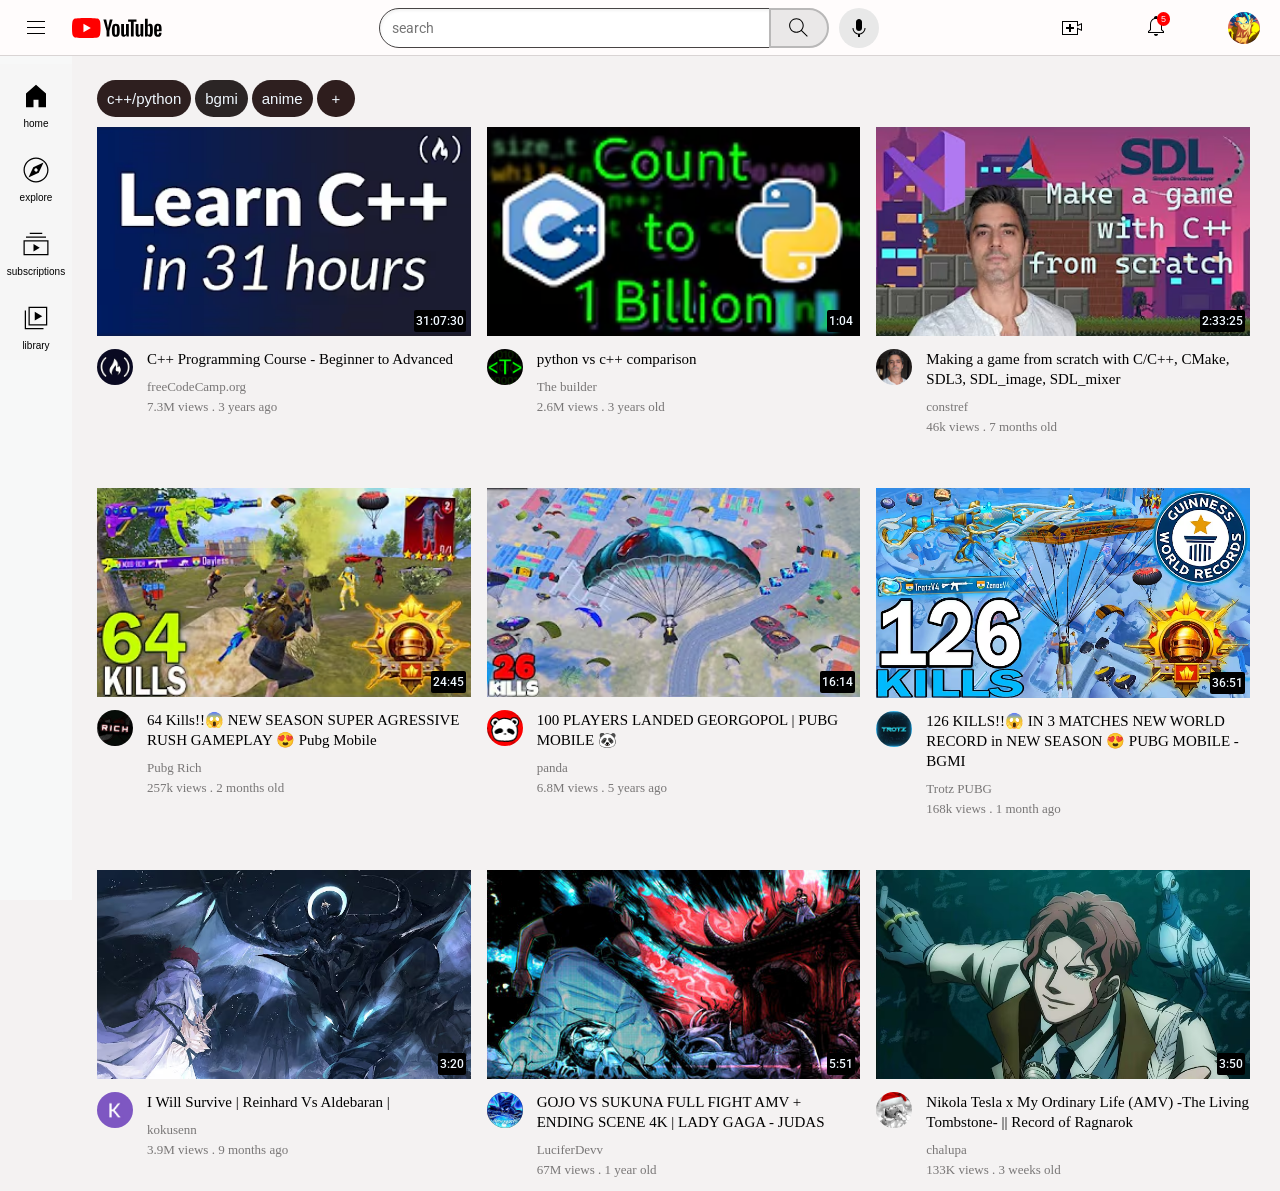
<file: new/makingytclone.html>
<!DOCTYPE html>
<html lang="en">
<head>
    <meta charset="UTF-8">
    <meta name="viewport" content="width=device-width, initial-scale=1.0">
    <title>yt clone</title>
    <link rel="preconnect" href="https://fonts.googleapis.com">
<link rel="preconnect" href="https://fonts.gstatic.com" crossorigin>
<link href="https://fonts.googleapis.com/css2?family=Open+Sans:ital,wght@0,300..800;1,300..800&family=Roboto:ital,wght@0,100..900;1,100..900&display=swap" rel="stylesheet">
    
    <link rel="stylesheet" href="yt.css">
     <link rel="stylesheet" href="header.css">
     <link rel="stylesheet" href="genral.css">
   <link rel="stylesheet" href="sidebar.css">
</head>
<body>  
<div class="header">
    <div class="left-sec"> <img class="hamburger-menu" src="hamburger-menu.svg" alt="" srcset="">
        
    <img class="youtube-logo" src="youtube-logo.svg" alt="" srcset=""></div>
    <div class="middle-sec">
         <input class="s-b" type="text" placeholder="search">
        <button class="search-but"> <img   class="search-icon"  src="search.svg" alt="" srcset="">
<div class="tooltip">Search</div>
        </button>
        <button class="voice-search-but"><img  class="voice-search-icon"   src="voice-search-icon (1).svg" alt="">
        <div class="tooltip">Search with your voice</div>
        </button>
</div>
    <div class="right-sec">
       <div class="uplode-icon-container">  
<img  class="upload-icon" src="upload.svg" alt="" srcset="">
<div class="tooltip">Create</div>
       </div> 

<div class="notifications-icon-contaner">
<img  class="notifications-icon" src="notifications.svg" alt="" srcset="">
<div class="notifications-count">5</div></div>
<img class="current-user-pic" src="yt channnal picture.111111111.jpg" alt="" srcset="">

    </div>
</div>
<div class="sidebar">
    <div class="sidebar-link">
        <img  class="" src="home.svg" alt="" srcset="">
    <div class="">home</div>
    </div>
    <div class="sidebar-link">
        <img src="explore.svg" alt="" srcset="">
    <div class="">explore</div>
    </div>
    <div class="sidebar-link">
        <img src="subscriptions.svg" alt="" srcset="">
    <div class="">subscriptions</div>
    </div>
    <div class="sidebar-link">
       
        <img src="library.svg" alt="" srcset="">
  <div class="">library</div>
    </div>
</div>
<button style="margin-bottom: 10px;
background-color: rgb(46, 31, 31);
font-size: 15px;
padding-bottom: 10px;
padding-top: 10px;
padding-left: 10px;
padding-right: 10px;
border: none;
border-radius: 30px;
color: aliceblue;">c++/python</button>

<button style="margin-bottom: 10px;
background-color: rgb(43, 37, 37);
font-size: 15px;
padding-bottom: 10px;
padding-top: 10px;
padding-left: 10px;
padding-right: 10px;
border: none;
border-radius: 30px;
color: aliceblue;">bgmi</button>

<button style="margin-bottom: 10px;
background-color: rgb(46, 31, 31);
font-size: 15px;
padding-bottom: 10px;
padding-top: 10px;
padding-left: 10px;
padding-right: 10px;
border: none;
border-radius: 30px;
color: aliceblue;">anime</button>

<button style="margin-bottom: 10px;
background-color: rgb(46, 29, 29);
font-size: 15px;
padding-bottom: 10px;
padding-top: 10px;
padding-left: 15px;
padding-right: 15px;
border: none;
border-radius: 30px;
color: aliceblue;">+</button>


<div class="vedio-grid">
    <div class="vedio-preview">
        <div class="thumb-row"> <img class="thumbnail" src="c+++.avif">
   
   <div class="vedio-time">31:07:30</div></div>
        <div class="vedio-info-grid">
            <div class="channel-picture"> <img class="profile-picturee" src="c+++.jpg"></div>
            <div class="vedio-info">
     <p class="vedio-title">
       <a href="https://youtu.be/8jLOx1hD3_o?si=EfF1eV7HhYZ4cIL7">C++ Programming Course - Beginner to Advanced</a>
 </p>

    <p class="vedio-auther">freeCodeCamp.org</p>
    <p class="vedio-stats">
        7.3M views . 3 years ago
    </p></div>
    </div>
   </div>

     <div class="vedio-preview">
        <div class="thumb-row"><img class="thumbnail" src="hqdefault 1.avif">
        <div class="vedio-time">1:04</div></div>
        <div class="vedio-info-grid">
            <div class="channel-picture">
<img class="profile-picturee" src="channels2_profile.jpg" alt="">
            </div>
            <div class="vedio-info"> <p class="vedio-title">
                <a href="https://youtu.be/VioxsWYzoJk?si=JP2LkwYXq2wf7tqg">python vs c++ comparison</a></p>
    <p class="vedio-auther">The builder</p>
    <p class="vedio-stats">
        2.6M views . 3 years old
    </p></div>
   </div>
   </div>

     <div class="vedio-preview">
        <div class="thumb-row"><img class="thumbnail" src="4th thumb.avif">
        <div class="vedio-time">2:33:25</div></div>
<div class="vedio-info-grid">
            <div class="channel-picture">
<img class="profile-picturee" src="channels44_profile.jpg" alt="">
            </div>
            <div class="vedio-info"> <p class="vedio-title">
                <a href="https://youtu.be/Wu2g-N5Z78Y?si=mmedPHm_ik6_QNhC">Making a game from scratch with C/C++, CMake, SDL3, SDL_image, SDL_mixer</a></p>
    <p class="vedio-auther">constref</p>
    <p class="vedio-stats">
        46k views . 7 months old
    </p></div>
   </div>
   </div>

<div class="vedio-preview">
        <div class="thumb-row"> <img class="thumbnail" src="bgmi1.avif">
            <div class="vedio-time">24:45</div>
   </div>
        <div class="vedio-info-grid">
            <div class="channel-picture"> <img class="profile-picturee" src="bgmi1.jpg"></div>
            <div class="vedio-info">
     <p class="vedio-title"><a href="https://youtu.be/3HmL91l_PHw?si=_5MBqRi4FNfm4Akv"> 64 Kills!!😱 NEW SEASON SUPER AGRESSIVE RUSH GAMEPLAY 😍 Pubg Mobile</a></p>
    <p class="vedio-auther">Pubg Rich</p>
    <p class="vedio-stats">
        257k views . 2 months old
    </p></div>
    </div>
   </div>

<div class="vedio-preview">
        <div class="thumb-row"> <img class="thumbnail" src="bgmi2.avif">
            <div class="vedio-time">16:14</div>
   </div>
        <div class="vedio-info-grid">
            <div class="channel-picture"> <img class="profile-picturee" src="bgmi2.jpg"></div>
            <div class="vedio-info">
     <p class="vedio-title"><a href="https://youtu.be/kGlJxbC1IRE?si=f4etR6ozCabmjP6Q"> 100 PLAYERS LANDED GEORGOPOL | PUBG MOBILE 🐼</a></p>
    <p class="vedio-auther">panda</p>
    <p class="vedio-stats">
        6.8M views . 5 years ago
    </p></div>
    </div>
   </div>

<div class="vedio-preview">
        <div class="thumb-row"> <img class="thumbnail" src="bgm3.avif">
            <div class="vedio-time">36:51</div>
   </div>
        <div class="vedio-info-grid">
            <div class="channel-picture"> <img class="profile-picturee" src="bgm3.jpg"></div>
            <div class="vedio-info">
     <p class="vedio-title"><a href="https://youtu.be/VuNpkEUp8DI?si=OgJnmFbmKKBfkUnj"> 126 KILLS!!😱 IN 3 MATCHES NEW WORLD RECORD in NEW SEASON 😍 PUBG MOBILE - BGMI</a></p>
    <p class="vedio-auther">Trotz PUBG</p>
    <p class="vedio-stats">
        168k views . 1 month ago
    </p></div>
    </div>
   </div>

<div class="vedio-preview">
        <div class="thumb-row"> <img class="thumbnail" src="rainhard vs 3.avif">
            <div class="vedio-time">3:20</div>
   </div>
<div class="vedio-info-grid">
            <div class="channel-picture"> <img class="profile-picturee" src="logo1v3.jpg"></div>
            <div class="vedio-info">
     <p class="vedio-title"> <a href="https://youtu.be/ppNEZGrZwzA?si=XMLnLPQKhVD3_sgk" >I Will Survive | Reinhard Vs Aldebaran |</a></p>
    <p class="vedio-auther">kokusenn</p>
    <p class="vedio-stats">
        3.9M views . 9 months ago 
    </p></div>
    </div>
   </div>

<div class="vedio-preview">
        <div class="thumb-row"> <img class="thumbnail" src="gojo-vs-sukuna-jujutsu-kaisen-743@5@h-thumb.jpg">
            <div class="vedio-time">5:51</div>
   </div>
        <div class="vedio-info-grid">
            <div class="channel-picture"> <img class="profile-picturee" src="channels5_profile.jpg"></div>
            <div class="vedio-info">
     <p class="vedio-title"><a href="https://youtu.be/44pt8w67S8I?si=QPpiUFo1C17jCMwN">GOJO VS SUKUNA FULL FIGHT AMV + ENDING SCENE 4K | LADY GAGA - JUDAS</a></p>
    <p class="vedio-auther">LuciferDevv</p>
    <p class="vedio-stats">
        67M views . 1 year old
    </p></div>
    </div>
   </div>

     <div class="vedio-preview">
        <div class="thumb-row"><img class="thumbnail" src="nicola tesla.avif">
        <div class="vedio-time">3:50</div></div>
        <div class="vedio-info-grid">
            <div class="channel-picture">
<img class="profile-picturee" src="channels6_profile.jpg" alt="">
            </div>
            <div class="vedio-info"> <p class="vedio-title"><a href="https://youtu.be/f5nnn-Y2sdo?si=_eNP_1eue_JhkG1H">Nikola Tesla x My Ordinary Life (AMV) -The Living Tombstone- || Record of Ragnarok</a></p>
    <p class="vedio-auther">chalupa</p>
    <p class="vedio-stats">
        133K views . 3 weeks old
    </p></div>
   </div>
   </div></div>
</body>
</html>
</file>
<file: new/yt.css>
.p{
            font-family: roboto,arial;
            margin-top: 0px;
            margin-bottom: 0px;
        }
.thumbnail{
    width: 100%;
    
}

.vedio-title{
    margin-top: 0;
    font-size: 15px;
    font-weight: 540;
    line-height: 20px;
    margin-bottom: 10px;
}

.vedio-preview{
    
    
}
.vedio-info-grid{
    display: grid;
    grid-template-columns: 50px 1fr;
}
.profile-picturee{
    width: 36px;
   border-radius: 20px;
}
.thumb-row{
  margin-bottom: 9px;  
  position: relative;
}
.vedio-auther,.vedio-stats{
    font-size: 13px;
     color: rgb(121, 119, 119);
     margin-top: 0px;
}
.vedio-auther{
    margin-bottom: 4px;
}
.vedio-grid{
    display: grid;
    grid-template-columns:1fr 1fr 1fr;
    column-gap: 16px;
    row-gap: 40px;
}
.vedio-time{
    font-family: roboto,arial;
    font-size: 12px;
    font-weight: 500;
    padding-left: 2px;
    padding-right: 2px;
    padding-top: 4px;
    padding-bottom: 4px;
    border-radius: 2px;
    background-color: black;
color: aliceblue;
position: absolute;
bottom: 8px;
right: 5px;
}
</file>
<file: new/header.css>
.header{
    height: 55px;
    display: flex;
    flex-direction: row;
    justify-content: space-between;

position: fixed;
top: 0;
left: 0;
right: 0;
z-index: 100;
background-color: rgb(255, 252, 252);
border-bottom-width: 1px;
border-bottom-style: solid;
border-bottom-color: rgb(217, 212, 212);
}
.left-sec{
  
    display: flex;
    align-items: center;
}
.hamburger-menu{height: 24px;
    margin-left: 24px;
    margin-right: 24px;
    cursor: pointer;

}.youtube-logo{
    height: 20px;
}

.middle-sec{
   
    flex: 1;
    margin-left: 70px;
    margin-right: 35px;
    max-width: 500px;
    display: flex;
    align-items: center;
}
.s-b{
    flex: 1;
    height: 36px;
    padding-left: 12px;
    font-size: 14px;
    border-width: 1px;
    border-style: solid;
    border-color: rgb(71, 68, 68);

width: 0;


    border-radius: 20px 0px 0px 20px;

cursor: pointer;

    box-shadow: inset 1px 2px 3px rgba(0,0,0,0.05);
}
.s-b::placeholder{
font-family: roboto,arial;
font-size: 14px;

}
.search-but{
height: 40px;
width: 60px;
background-color: rgb(234, 232, 232);
border-style:solid ;
border-color: rgb(185, 184, 184);

cursor: pointer;

margin-left: -1px;


margin-right: 10px;
border-radius: 0 20px 20px 0px;




}
.search-but,.voice-search-but,
.uplode-icon-container{
position: relative;
display: flex;
align-items: center;
justify-content: center;
}



.search-but .tooltip,
.voice-search-but .tooltip,
.uplode-icon-container .tooltip{
    font-family: roboto,arial;
position: absolute;
background-color: gray;
color: aliceblue;
padding-top: 4px;
padding-bottom: 4px;
padding-left: 6px;
padding-right: 6px;
border-radius: 20px;

font-size: 12px;
bottom: -30px;
opacity: 0;
transition: opacity 0.15s;
pointer-events: none;
white-space: nowrap;
}
.search-but:hover .tooltip,
.voice-search-but:hover .tooltip,
.uplode-icon-container:hover .tooltip{
    opacity: 1;
}


.search-icon{
    height: 25px;
   
}
.voice-search-but{
height: 40px;
width: 40px;
border-radius: 20px;
border: none;
background-color: rgb(232, 232, 232);
cursor: pointer;
}
.voice-search-icon{
    height: 24px;
    
    
    
}

.right-sec{
   margin-right: 20px;
    width: 200px;
    display: flex;
    align-items: center;
    justify-content: space-between;
    flex-shrink: 0;
}
.upload-icon{
height: 24px;
}
.notifications-icon{
height: 24px;

}
.notifications-icon-contaner{
    position: relative;
}
.notifications-count{
    position: absolute;
    top: -2px;
    right: -2px;
    background-color: red;
    color: aliceblue;
    font-family: Arial, roboto;
    font-size: 9px;
    padding-left: 4px;
    padding-right: 4px;
    padding-top: 2px;
    padding-bottom: 2px;
    border-radius: 10px;

}
.current-user-pic{
height: 32px;
border-radius: 16px;
}


a{
    color: black;
    text-decoration: none;
}
</file>
<file: new/genral.css>
.p{
            font-family: roboto,arial;
            margin-top: 0px;
            margin-bottom: 0px;
        }
        body{
            margin: 0;
           padding-top: 80px;
padding-left: 97px;
padding-right: 30px;

          background-color: rgb(244, 242, 242);
    
    
     }
</file>
<file: new/sidebar.css>
.sidebar{
    position: fixed;
    left: 0;
    bottom: 0;
    top: 55px;
    background-color: rgb(247, 248, 248);
    width: 72px;
    z-index: 200px;
    padding-top: 9px;
}
.sidebar-link{
    background-color: rgb(246, 246, 246);
    height: 74px;
    display: flex;
    justify-content: center;
    align-items: center;
    flex-direction: column;
    
}
.sidebar-link:hover{
    background-color: rgb(230, 224, 224);
    border-radius: 50px;
    cursor: pointer;
}
.sidebar-link img{
    margin-top: 7px;
    margin-bottom: 7px;
    height: 30px;

}
.sidebar-link div{
font-family: Arial, roboto;
font-size: 10px;
}
</file>
